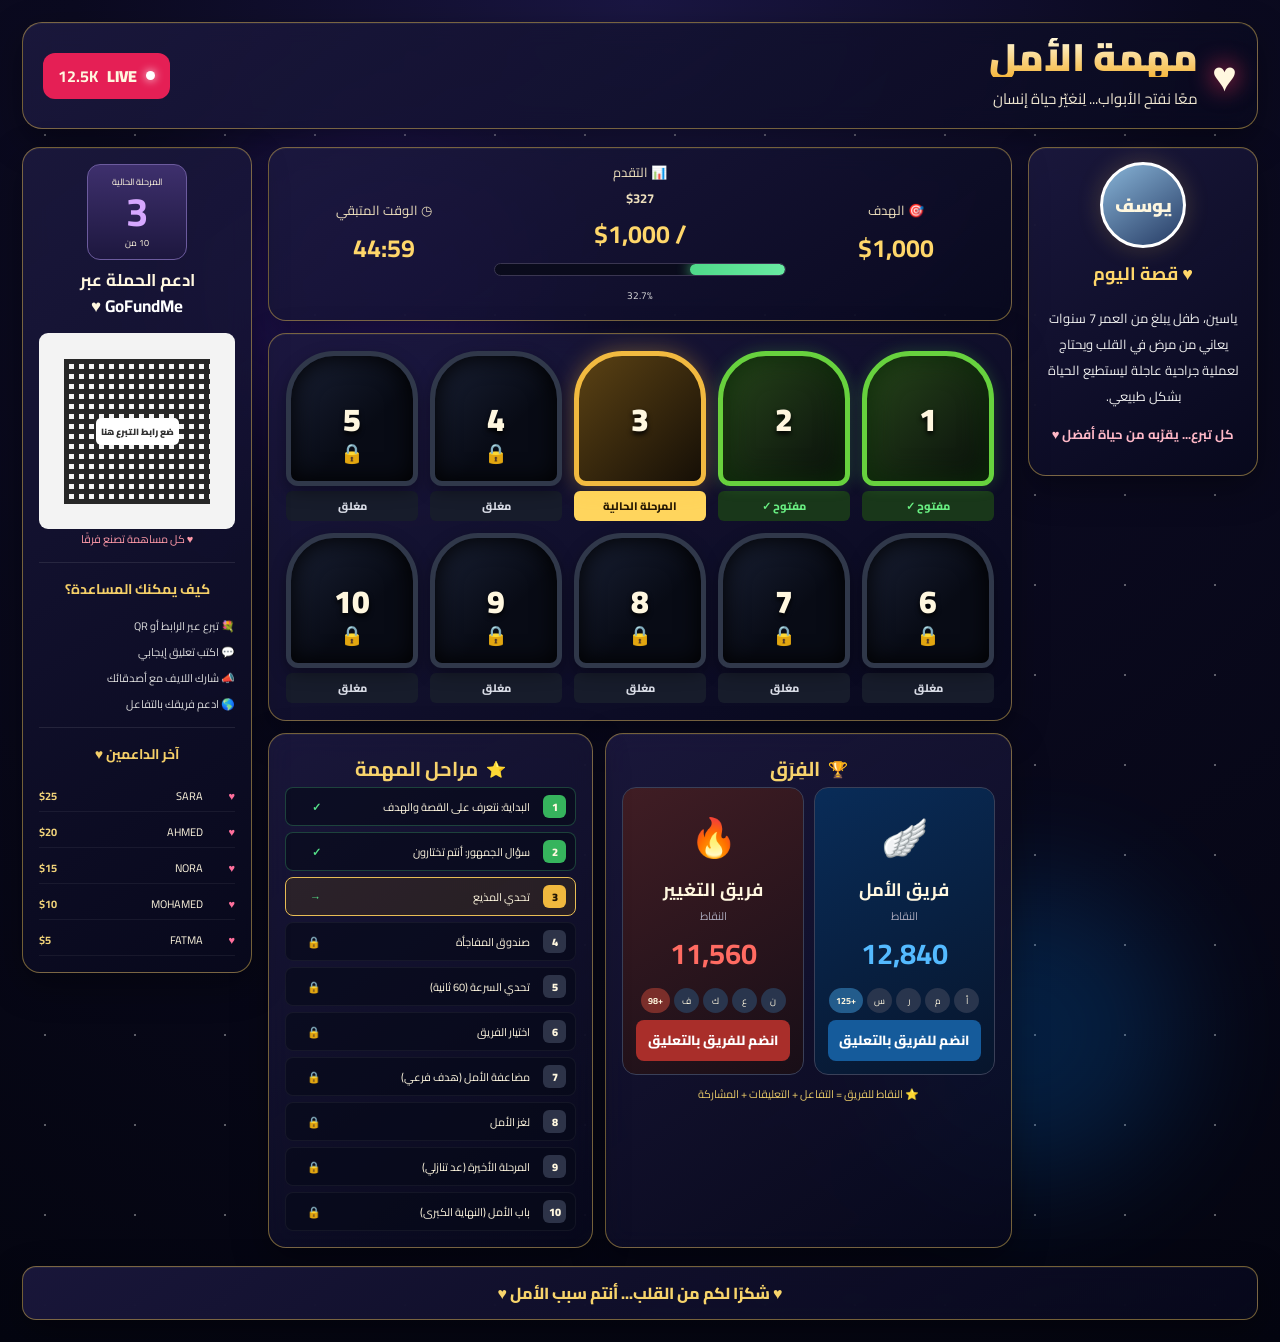
<file: index.html>
<!doctype html>
<html lang="ar" dir="rtl">
<head>
  <meta charset="utf-8">
  <meta name="viewport" content="width=device-width, initial-scale=1">
  <title>مهمة الأمل — Live</title>
  <meta name="description" content="لوحة مهمة الأمل — بث مباشر">
  <link rel="preconnect" href="https://fonts.googleapis.com">
  <link rel="preconnect" href="https://fonts.gstatic.com" crossorigin>
  <link href="https://fonts.googleapis.com/css2?family=Cairo:wght@400;600;700;800;900&family=Tajawal:wght@400;500;700;800&display=swap" rel="stylesheet">
  <link rel="stylesheet" href="style.css">
</head>
<body>
  <main class="stage">
    <div class="ambient ambient-a"></div>
    <div class="ambient ambient-b"></div>

    <header class="topbar glass">
      <div class="brand">
        <div class="heart">♥</div>
        <div>
          <h1>مهمة الأمل</h1>
          <p>معًا نفتح الأبواب... لِنغيّر حياة إنسان</p>
        </div>
      </div>
      <div class="live-pill"><span></span> LIVE <b id="viewerCount">12.5K</b></div>
    </header>

    <section class="hero-grid">
      <aside class="story glass panel">
        <div class="avatar-wrap"><div class="avatar">يوسف</div></div>
        <h2>♥ قصة اليوم</h2>
        <p class="story-main">ياسين، طفل يبلغ من العمر 7 سنوات يعاني من مرض في القلب ويحتاج لعملية جراحية عاجلة ليستطيع الحياة بشكل طبيعي.</p>
        <p class="story-note">كل تبرع... يقرّبه من حياة أفضل ♥</p>
      </aside>

      <section class="center">
        <div class="stats glass">
          <div class="stat">
            <span>🎯 الهدف</span>
            <strong id="goal">$1,000</strong>
          </div>
          <div class="stat progress-stat">
            <span>📊 التقدم</span>
            <strong><span id="raised">$327</span> / $1,000</strong>
            <div class="progress"><i id="progressBar"></i></div>
            <small id="progressPct">32.7%</small>
          </div>
          <div class="stat">
            <span>◷ الوقت المتبقي</span>
            <strong id="timer">45:00</strong>
          </div>
        </div>

        <div class="doors glass">
          <div class="door-row" id="doors"></div>
        </div>

        <div class="lower-grid">
          <section class="teams glass panel">
            <div class="section-title"><span>🏆</span><h2>الفِرَق</h2></div>
            <div class="team-cards">
              <article class="team hope">
                <div class="team-icon">🪽</div>
                <h3>فريق الأمل</h3>
                <span>النقاط</span>
                <strong>12,840</strong>
                <div class="mini-avatars"><i>أ</i><i>م</i><i>ر</i><i>س</i><b>+125</b></div>
                <button onclick="toast('انضممت لفريق الأمل 🪽')">انضم للفريق بالتعليق</button>
              </article>
              <article class="team change">
                <div class="team-icon">🔥</div>
                <h3>فريق التغيير</h3>
                <span>النقاط</span>
                <strong>11,560</strong>
                <div class="mini-avatars"><i>ن</i><i>ع</i><i>ك</i><i>ف</i><b>+98</b></div>
                <button onclick="toast('انضممت لفريق التغيير 🔥')">انضم للفريق بالتعليق</button>
              </article>
            </div>
            <p class="team-foot">⭐ النقاط للفريق = التفاعل + التعليقات + المشاركة</p>
          </section>

          <section class="steps glass panel">
            <div class="section-title"><span>⭐</span><h2>مراحل المهمة</h2></div>
            <div class="steps-list" id="steps"></div>
          </section>
        </div>
      </section>

      <aside class="support glass panel">
        <div class="level-badge"><span>المرحلة الحالية</span><strong>3</strong><small>10 من</small></div>
        <h2>ادعم الحملة عبر<br><b>GoFundMe</b> ♥</h2>
        <div class="qr-placeholder">
          <div class="qr-grid"></div>
          <span>ضع رابط التبرع هنا</span>
        </div>
        <p>♥ كل مساهمة تصنع فرقًا</p>
        <hr>
        <h3>كيف يمكنك المساعدة؟</h3>
        <ul>
          <li>💐 تبرع عبر الرابط أو QR</li>
          <li>💬 اكتب تعليق إيجابي</li>
          <li>📣 شارك اللايف مع أصدقائك</li>
          <li>🌎 ادعم فريقك بالتفاعل</li>
        </ul>
        <hr>
        <h3>آخر الداعمين ♥</h3>
        <div class="donors">
          <div><i>♥</i><span>SARA</span><b>$25</b></div>
          <div><i>♥</i><span>AHMED</span><b>$20</b></div>
          <div><i>♥</i><span>NORA</span><b>$15</b></div>
          <div><i>♥</i><span>MOHAMED</span><b>$10</b></div>
          <div><i>♥</i><span>FATMA</span><b>$5</b></div>
        </div>
      </aside>
    </section>

    <footer class="footer glass">♥ شكرًا لكم من القلب... أنتم سبب الأمل ♥</footer>
  </main>

  <div id="toast" class="toast"></div>
  <script src="script.js"></script>
</body>
</html>
</file>
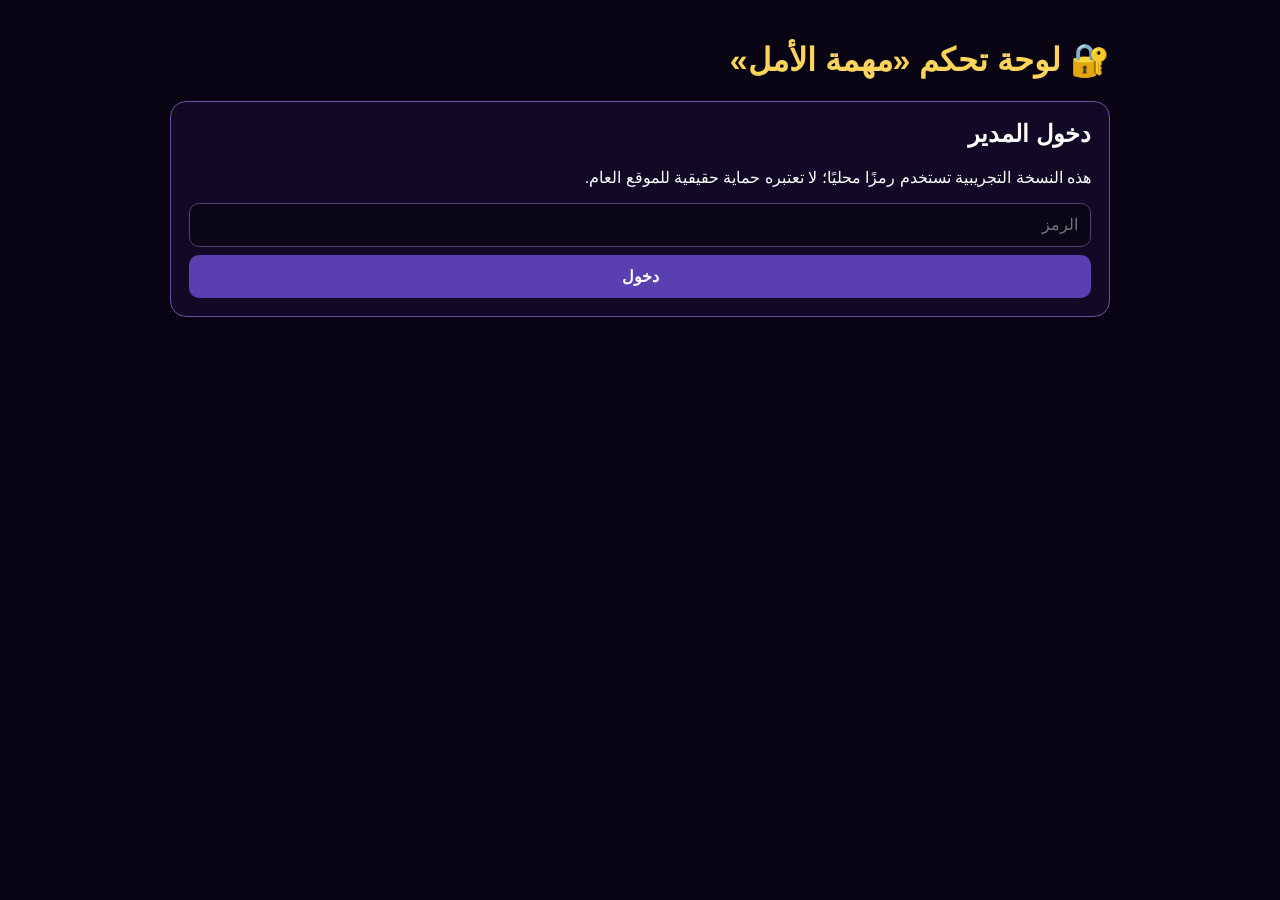
<file: admin.html>
<!doctype html>
<html lang="ar" dir="rtl">
<head><meta charset="utf-8"><meta name="viewport" content="width=device-width,initial-scale=1"><title>لوحة تحكم — مهمة الأمل</title>
<style>
*{box-sizing:border-box}body{margin:0;background:#080414;color:#fff;font-family:Arial,Tahoma,sans-serif}.wrap{max-width:980px;margin:auto;padding:20px}.panel{background:#110925;border:1px solid #6d51a0;border-radius:16px;padding:18px;margin-bottom:14px}h1{color:#ffd45b}h2{margin-top:0}.grid{display:grid;grid-template-columns:repeat(2,1fr);gap:12px}label{display:block;color:#cfc6e7;margin-bottom:6px}input,textarea,button,select{width:100%;padding:12px;border-radius:10px;border:1px solid #51406f;background:#0a0618;color:#fff;font-size:16px}button{background:#5a3fb1;border:0;cursor:pointer;font-weight:700;margin-top:8px}.danger{background:#8f2f2f}.row{display:grid;grid-template-columns:repeat(3,1fr);gap:10px}.doors{display:grid;grid-template-columns:repeat(5,1fr);gap:8px}.doorBtn{background:#1b1530;border:1px solid #51406f}.doorBtn.active{background:#17432f;border-color:#55e39a}.notice{color:#ffd45b}.links a{color:#8fc7ff}.hidden{display:none}@media(max-width:700px){.grid,.row{grid-template-columns:1fr}.doors{grid-template-columns:repeat(2,1fr)}}
</style></head><body><div class="wrap">
<h1>🔐 لوحة تحكم «مهمة الأمل»</h1>
<div id="login" class="panel"><h2>دخول المدير</h2><p>هذه النسخة التجريبية تستخدم رمزًا محليًا؛ لا تعتبره حماية حقيقية للموقع العام.</p><input id="pin" type="password" placeholder="الرمز"><button onclick="login()">دخول</button></div>
<div id="app" class="hidden">
<div class="panel"><h2>المعلومات الأساسية</h2><div class="grid"><div><label>العنوان</label><input id="title"></div><div><label>الوصف</label><input id="subtitle"></div><div><label>الهدف بالدولار</label><input id="goal" type="number"></div><div><label>المبلغ الحالي</label><input id="raised" type="number"></div><div><label>الوقت بالدقائق</label><input id="minutes" type="number"></div><div><label>المرحلة الحالية</label><input id="current" type="number" min="1" max="10"></div></div><button onclick="save()">💾 حفظ التغييرات</button></div>
<div class="panel"><h2>🚪 الأبواب</h2><p class="notice">اضغط على الأبواب لتحديد المفتوح منها.</p><div class="doors" id="doorBtns"></div></div>
<div class="panel"><h2>🏆 نقاط الفرق</h2><div class="row"><input id="hope" type="number" placeholder="فريق الأمل"><input id="change" type="number" placeholder="فريق التغيير"><button onclick="save()">تحديث النقاط</button></div></div>
<div class="panel"><h2>❤️ كيف تساعد؟</h2><textarea id="help" rows="5"></textarea><button onclick="save()">حفظ النص</button></div>
<div class="panel links"><h2>🔗 الروابط</h2><p>صفحة البث: <a href="index.html" target="_blank">فتح الـOverlay</a></p><p>ضع رابط GoFundMe الحقيقي في النص أعلاه عند تجهيز النسخة النهائية.</p><button class="danger" onclick="logout()">تسجيل الخروج</button></div>
</div></div>
<script>
const KEY="hopeState";const DEFAULT={title:"مهمة الأمل",subtitle:"معًا نفتح الأبواب... لنغيّر حياة إنسان",goal:1000,raised:327,time:2700,current:3,opened:[1,2],hope:12840,change:11560,help:["🔗 التبرع عبر رابط الحملة","💬 اكتب تعليقًا إيجابيًا","📲 شارك اللايف مع أصدقائك","🪽 ادعم فريقك بالتفاعل"]};
let s={...DEFAULT,...JSON.parse(localStorage.getItem(KEY)||"{}")};
function login(){if(document.getElementById("pin").value==="2026"){document.getElementById("login").classList.add("hidden");document.getElementById("app").classList.remove("hidden");load()}else alert("الرمز غير صحيح")}
function load(){for(const k of ["title","subtitle","goal","raised","current","hope","change"])document.getElementById(k).value=s[k];document.getElementById("minutes").value=Math.floor(s.time/60);document.getElementById("help").value=s.help.join("\n");renderDoors()}
function renderDoors(){let h="";for(let i=1;i<=10;i++)h+=`<button class="doorBtn ${s.opened.includes(i)?"active":""}" onclick="toggleDoor(${i})">🚪 ${i}<br>${s.opened.includes(i)?"مفتوح":"مغلق"}</button>`;document.getElementById("doorBtns").innerHTML=h}
function toggleDoor(i){s.opened=s.opened.includes(i)?s.opened.filter(x=>x!==i):[...s.opened,i];renderDoors()}
function save(){s.title=document.getElementById("title").value;s.subtitle=document.getElementById("subtitle").value;s.goal=+document.getElementById("goal").value;s.raised=+document.getElementById("raised").value;s.time=+document.getElementById("minutes").value*60;s.current=+document.getElementById("current").value;s.hope=+document.getElementById("hope").value;s.change=+document.getElementById("change").value;s.help=document.getElementById("help").value.split("\n").filter(Boolean);localStorage.setItem(KEY,JSON.stringify(s));alert("تم الحفظ")}
function logout(){location.reload()}
</script></body></html>
</file>
<file: style.css>
*{box-sizing:border-box}
:root{
  --bg:#07091c; --panel:rgba(15,16,43,.78); --line:rgba(230,190,82,.48);
  --gold:#ffd76a; --gold2:#b77b22; --text:#fff7df; --muted:#b9b5ca;
  --green:#55e38a; --red:#ff5c59; --blue:#45b9ff;
}
html,body{margin:0;min-height:100%;background:#050615;color:var(--text);font-family:"Cairo","Tajawal",sans-serif}
body{overflow-x:hidden}
.stage{min-height:100vh;padding:22px;position:relative;isolation:isolate;background:
 radial-gradient(circle at 50% 0%,#1a1642 0,#0b0a20 38%,#040510 100%)}
.stage:before{content:"";position:absolute;inset:0;z-index:-2;opacity:.35;background-image:
 radial-gradient(#fff 1px,transparent 1px);background-size:90px 90px}
.ambient{position:absolute;filter:blur(60px);border-radius:50%;opacity:.18;z-index:-1}
.ambient-a{width:350px;height:350px;background:#6b2cff;top:10%;left:15%}
.ambient-b{width:300px;height:300px;background:#008cff;right:8%;bottom:12%}
.glass{background:linear-gradient(145deg,rgba(28,25,63,.88),rgba(8,9,29,.8));border:1px solid var(--line);
 box-shadow:0 12px 35px rgba(0,0,0,.35),inset 0 1px rgba(255,255,255,.05);backdrop-filter:blur(12px)}
.topbar{max-width:1600px;margin:auto;border-radius:20px;padding:13px 20px;display:flex;align-items:center;justify-content:space-between}
.brand{display:flex;align-items:center;gap:14px}.heart{font-size:42px;filter:drop-shadow(0 0 12px #ff315c)}
.brand h1{margin:0;font-size:clamp(30px,3vw,54px);line-height:1;font-weight:900;background:linear-gradient(#fff7d8,#f5b73f);
 -webkit-background-clip:text;color:transparent}.brand p{margin:7px 0 0;color:#eee5d0;font-size:15px}
.live-pill{display:flex;align-items:center;gap:9px;background:#e51f55;padding:8px 15px;border-radius:12px;font-weight:900}
.live-pill span{width:9px;height:9px;border-radius:50%;background:white;box-shadow:0 0 10px white}.live-pill b{font-weight:700}
.hero-grid{max-width:1600px;margin:18px auto;display:grid;grid-template-columns:230px 1fr 230px;gap:16px;align-items:start}
.panel{border-radius:18px;padding:16px}
.story{text-align:center}.avatar-wrap{display:flex;justify-content:center;margin:-2px auto 9px}
.avatar{width:86px;height:86px;border-radius:50%;display:grid;place-items:center;border:3px solid #fff;
 background:linear-gradient(145deg,#88b4d7,#263b64);font-weight:900;font-size:18px;box-shadow:0 0 25px rgba(255,210,90,.2)}
h2,h3,p{margin-top:0}.story h2{font-size:18px;color:var(--gold)}.story-main{font-size:13px;line-height:2;color:#eee}
.story-note{color:#ffb8c7;font-weight:700;font-size:13px}
.center{min-width:0}.stats{border-radius:18px;padding:12px 18px;display:grid;grid-template-columns:1fr 1.5fr 1fr;gap:12px;align-items:center}
.stat{text-align:center}.stat span{display:block;color:#eee0bd;font-size:13px}.stat strong{display:block;color:var(--gold);font-size:25px;margin-top:2px}
.progress{height:13px;background:#0a0b1c;border:1px solid #3a3651;border-radius:99px;overflow:hidden;margin:6px auto 2px;max-width:360px}
.progress i{display:block;height:100%;width:32.7%;background:linear-gradient(90deg,#4fd989,#69eaa2);border-radius:inherit;box-shadow:0 0 14px #4fd989;transition:width .5s}
.progress-stat small{font-size:10px;color:#ddd}.doors{margin-top:12px;border-radius:18px;padding:17px}
.door-row{display:grid;grid-template-columns:repeat(5,1fr);gap:12px}
.door{position:relative;text-align:center;min-width:0}.door-shape{height:135px;border-radius:48px 48px 12px 12px;border:5px solid #30384a;
 background:linear-gradient(135deg,#192034,#080b15 60%);display:grid;place-items:center;position:relative;overflow:hidden;
 box-shadow:inset 0 0 25px #000,0 6px 16px rgba(0,0,0,.35)}
.door.open .door-shape{border-color:#67d23e;background:linear-gradient(135deg,#27461b,#090e0b);box-shadow:inset 0 0 28px #0c2b08,0 0 16px rgba(93,225,70,.22)}
.door.current .door-shape{border-color:#f2ba40;background:linear-gradient(135deg,#5b4214,#160f06);box-shadow:0 0 22px rgba(255,191,53,.35)}
.door-num{font-size:32px;font-weight:900;text-shadow:0 3px 5px #000}.lock{position:absolute;bottom:10px;font-size:19px}
.door-label{margin-top:5px;padding:5px 8px;border-radius:6px;background:#171c2b;color:#d9dce6;font-size:11px;font-weight:800}
.door.open .door-label{background:#19371a;color:#69ee82}.door.current .door-label{background:#ffd55d;color:#241804}
.lower-grid{display:grid;grid-template-columns:1.25fr 1fr;gap:12px;margin-top:12px}.section-title{display:flex;align-items:center;gap:8px;justify-content:center}
.section-title h2{font-size:20px;margin:0;color:#f7d36c}.team-cards{display:grid;grid-template-columns:1fr 1fr;gap:10px}
.team{border-radius:14px;padding:13px;text-align:center;border:1px solid #3a4058}.team.hope{background:linear-gradient(150deg,#092c58,#07152c)}
.team.change{background:linear-gradient(150deg,#401d24,#180e17)}
.team-icon{font-size:38px}.team h3{margin:0;font-size:18px}.team span{display:block;color:#aaa9bb;font-size:11px}.team strong{font-size:29px}.team.hope strong{color:#54baff}.team.change strong{color:#ff6b62}
.mini-avatars{display:flex;justify-content:center;gap:4px;align-items:center;margin:7px 0}.mini-avatars i,.mini-avatars b{font-style:normal;width:25px;height:25px;border-radius:50%;display:grid;place-items:center;background:#29354d;font-size:9px}
.mini-avatars b{width:auto;border-radius:20px;padding:0 7px;background:#235c8c}.change .mini-avatars b{background:#7a2e2a}
.team button{width:100%;border:0;border-radius:8px;padding:8px;background:#155b9b;color:#fff;font-family:inherit;font-weight:800;cursor:pointer}
.change button{background:#a92e2a}.team-foot{text-align:center;color:#e8c968;font-size:11px;margin:9px 0 0}
.steps-list{display:grid;gap:6px}.step{display:grid;grid-template-columns:28px 1fr 26px;align-items:center;gap:8px;padding:7px 9px;border-radius:8px;background:rgba(8,10,25,.62);border:1px solid rgba(255,255,255,.05);font-size:11px}
.step .n{width:23px;height:23px;border-radius:6px;display:grid;place-items:center;background:#2d3348;font-weight:900}.step.done{border-color:rgba(85,227,138,.25)}.step.done .n{background:#36b45d}.step.current{border-color:#e8bd55;background:rgba(100,74,20,.28)}.step.current .n{background:#f0b83e;color:#241603}.step .state{color:#55e38a;font-weight:900}.step.locked .state{color:#81879a}
.support{text-align:center}.level-badge{width:100px;margin:0 auto 8px;padding:8px;border-radius:13px;background:linear-gradient(#3e306d,#1d173e);border:1px solid #6c5b9e}
.level-badge span,.level-badge small{display:block;font-size:9px}.level-badge strong{font-size:40px;color:#d6a8ff;display:block;line-height:1.1}.support h2{font-size:17px;line-height:1.5}.support h2 b{color:#fff}.qr-placeholder{aspect-ratio:1;background:#f3f3f3;border-radius:9px;display:grid;place-items:center;color:#333;position:relative;overflow:hidden}
.qr-grid{position:absolute;inset:13%;background:
 repeating-linear-gradient(0deg,#111 0 5px,transparent 5px 10px),
 repeating-linear-gradient(90deg,#111 0 5px,transparent 5px 10px);opacity:.9}
.qr-placeholder span{position:relative;background:#fff;padding:5px;border-radius:5px;font-size:9px;font-weight:900}
.support p{color:#ff9aa8;font-size:11px}.support hr{border:0;border-top:1px solid rgba(255,255,255,.09);margin:13px 0}.support h3{color:#f4cf68;font-size:14px}
.support ul{padding:0;margin:0;list-style:none;text-align:right;display:grid;gap:6px;font-size:11px;color:#ddd}
.donors{display:grid;gap:5px;text-align:right}.donors div{display:grid;grid-template-columns:25px 1fr auto;align-items:center;gap:7px;font-size:11px;padding:5px 0;border-bottom:1px solid rgba(255,255,255,.06)}
.donors i{font-style:normal;color:#ff6f9c}.donors b{color:#f2d47a}
.footer{max-width:1600px;margin:12px auto 0;border-radius:14px;text-align:center;padding:11px;color:#f7d46b;font-size:16px;font-weight:800}
.toast{position:fixed;left:50%;bottom:25px;transform:translate(-50%,30px);background:#17142e;border:1px solid #e6bc58;padding:10px 18px;border-radius:99px;opacity:0;pointer-events:none;transition:.3s;z-index:20}
.toast.show{opacity:1;transform:translate(-50%,0)}
@media(max-width:1100px){.hero-grid{grid-template-columns:1fr 1fr}.center{grid-column:1/-1;grid-row:1}.story{grid-column:1}.support{grid-column:2}.door-shape{height:110px}}
@media(max-width:720px){.stage{padding:10px}.topbar{flex-direction:column;gap:10px;text-align:center}.hero-grid{display:block}.story,.support,.center{margin-bottom:10px}.stats{grid-template-columns:1fr}.door-row{grid-template-columns:repeat(5,minmax(85px,1fr));overflow-x:auto}.doors{overflow:hidden}.lower-grid{grid-template-columns:1fr}.team-cards{grid-template-columns:1fr}.support{display:block}.brand h1{font-size:36px}}
</file>
